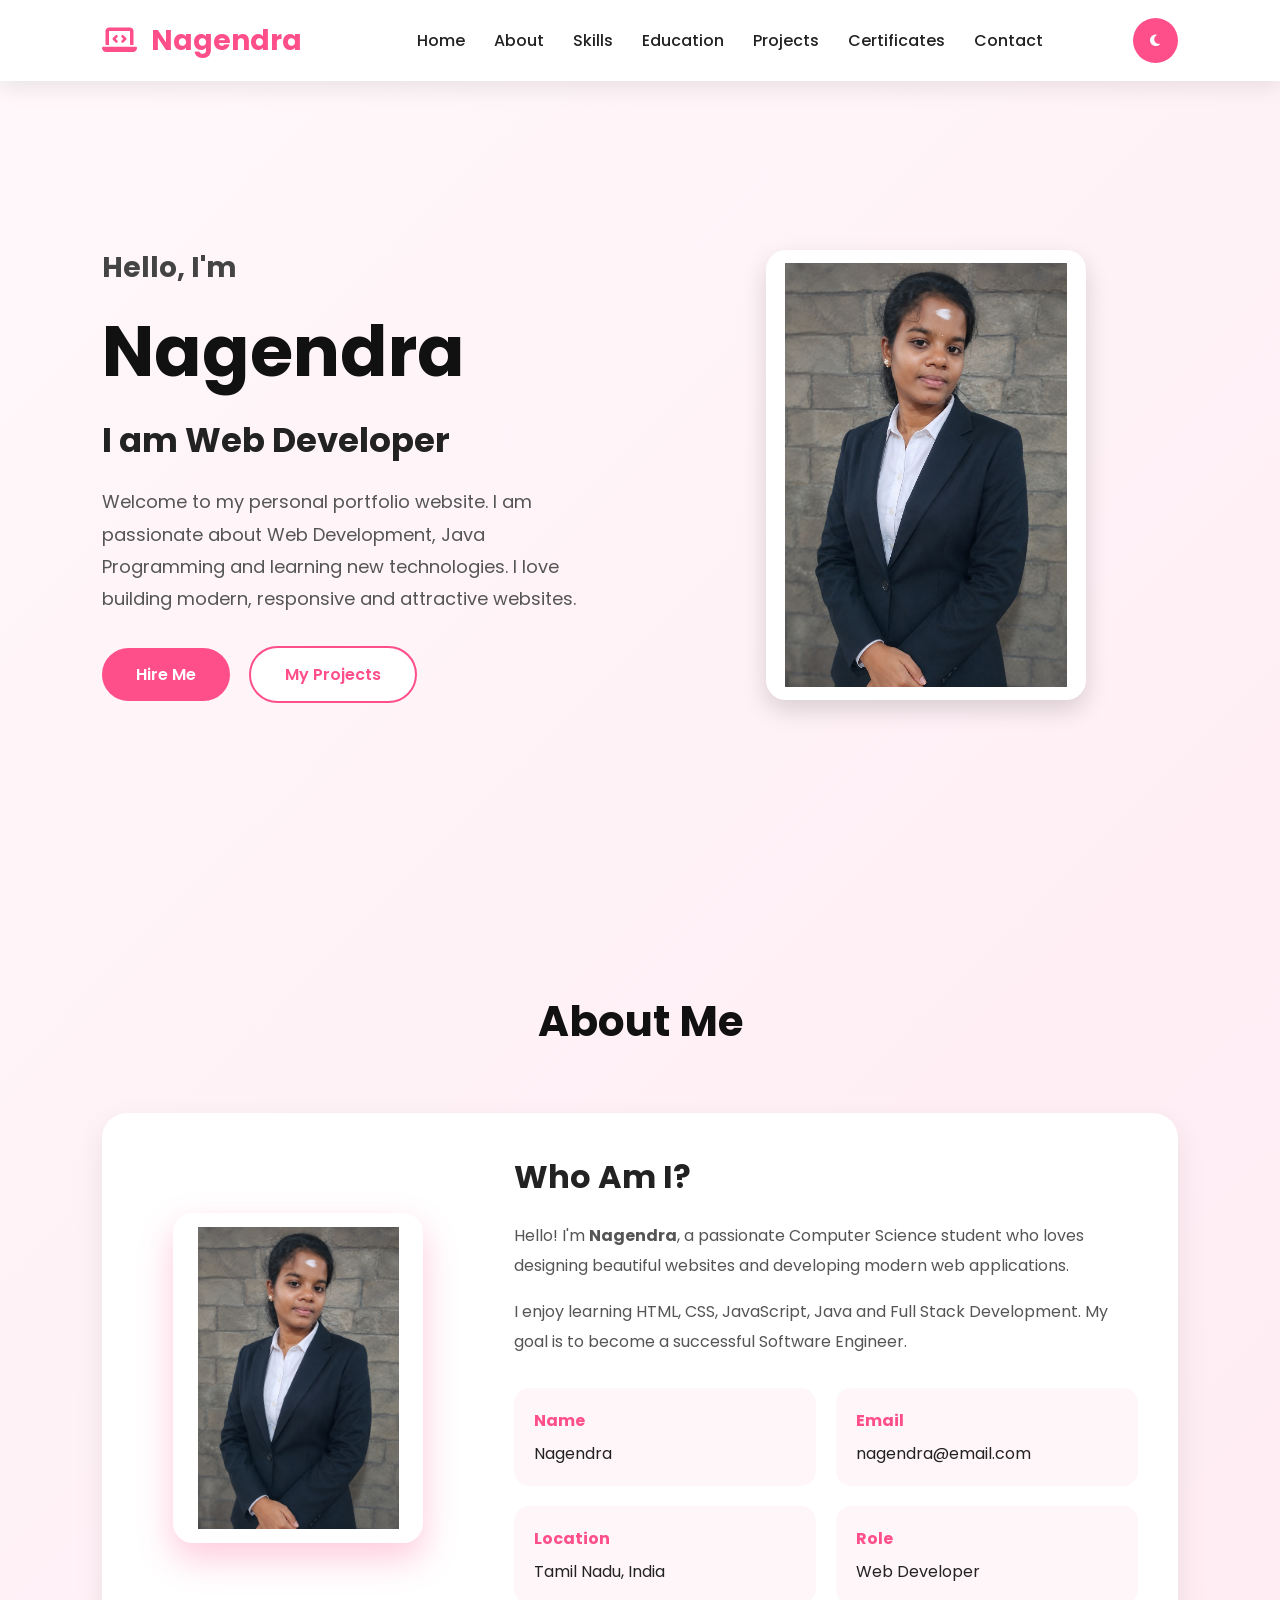
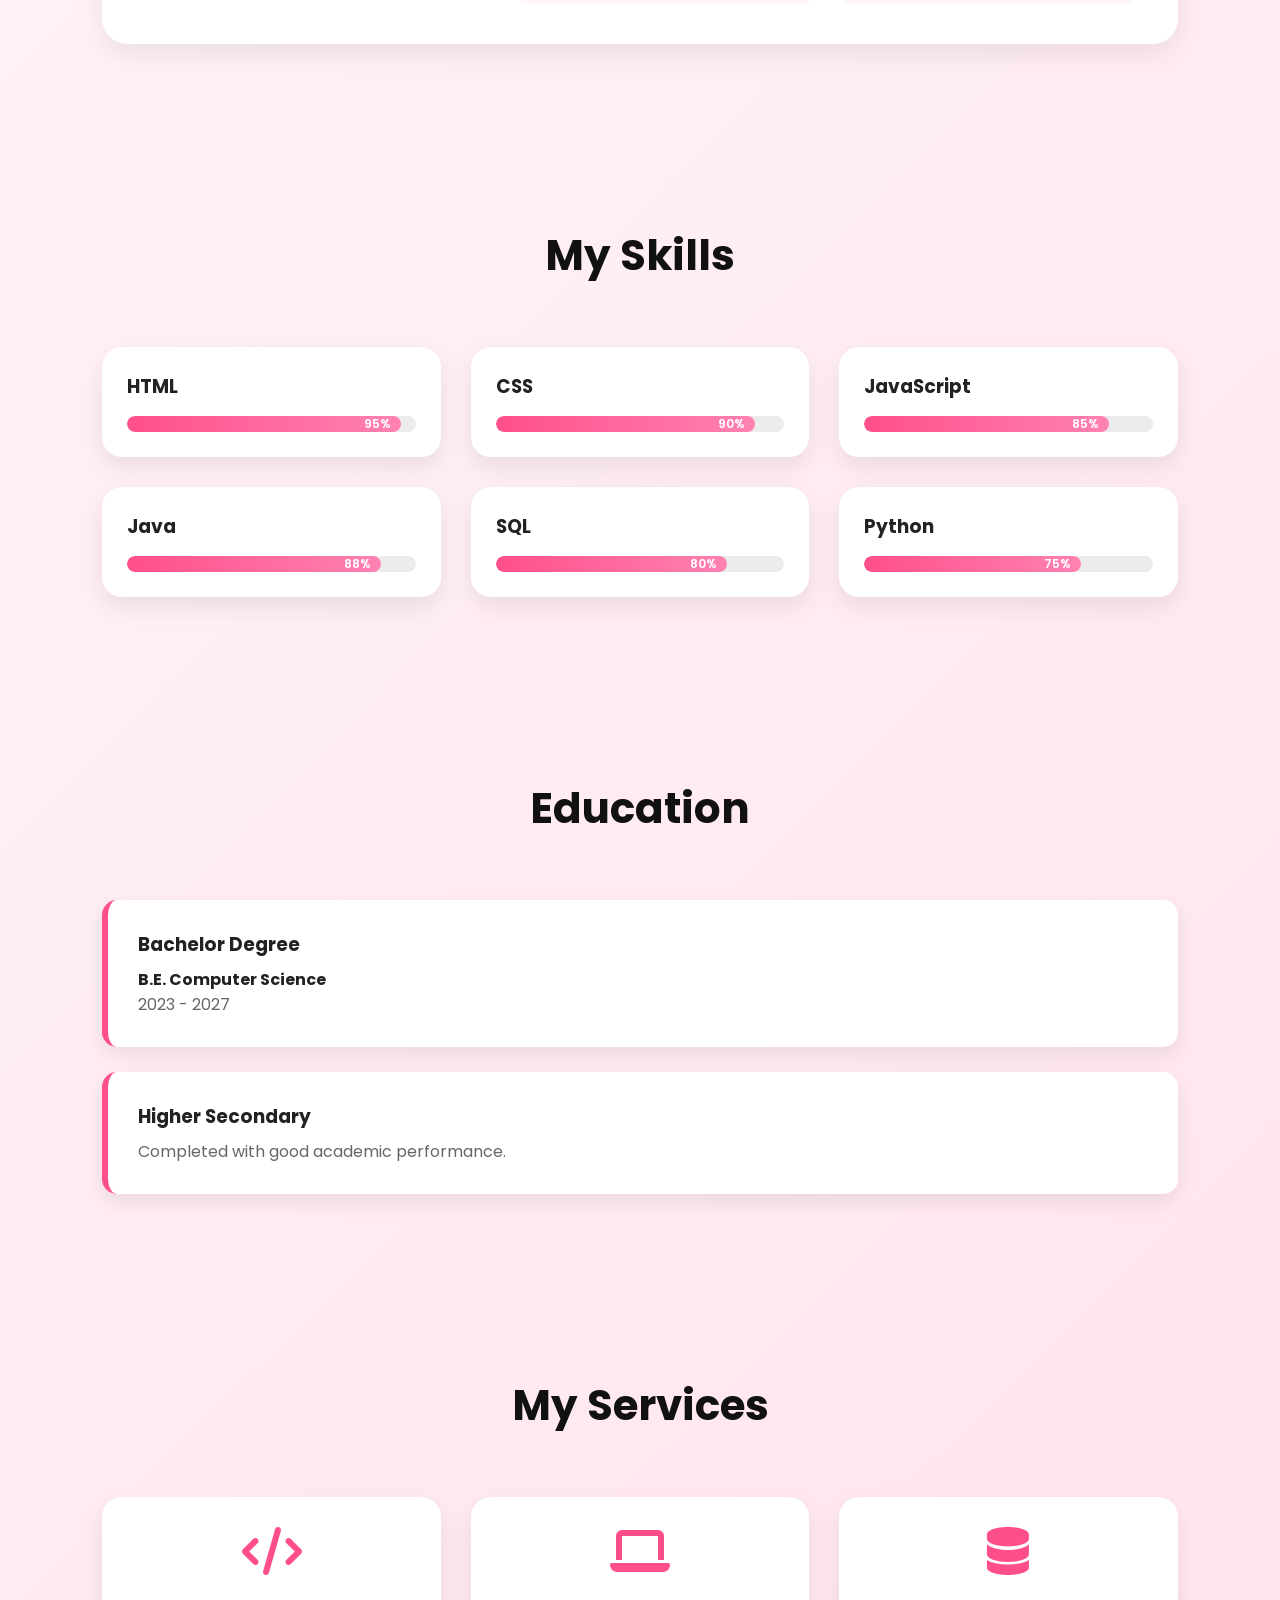
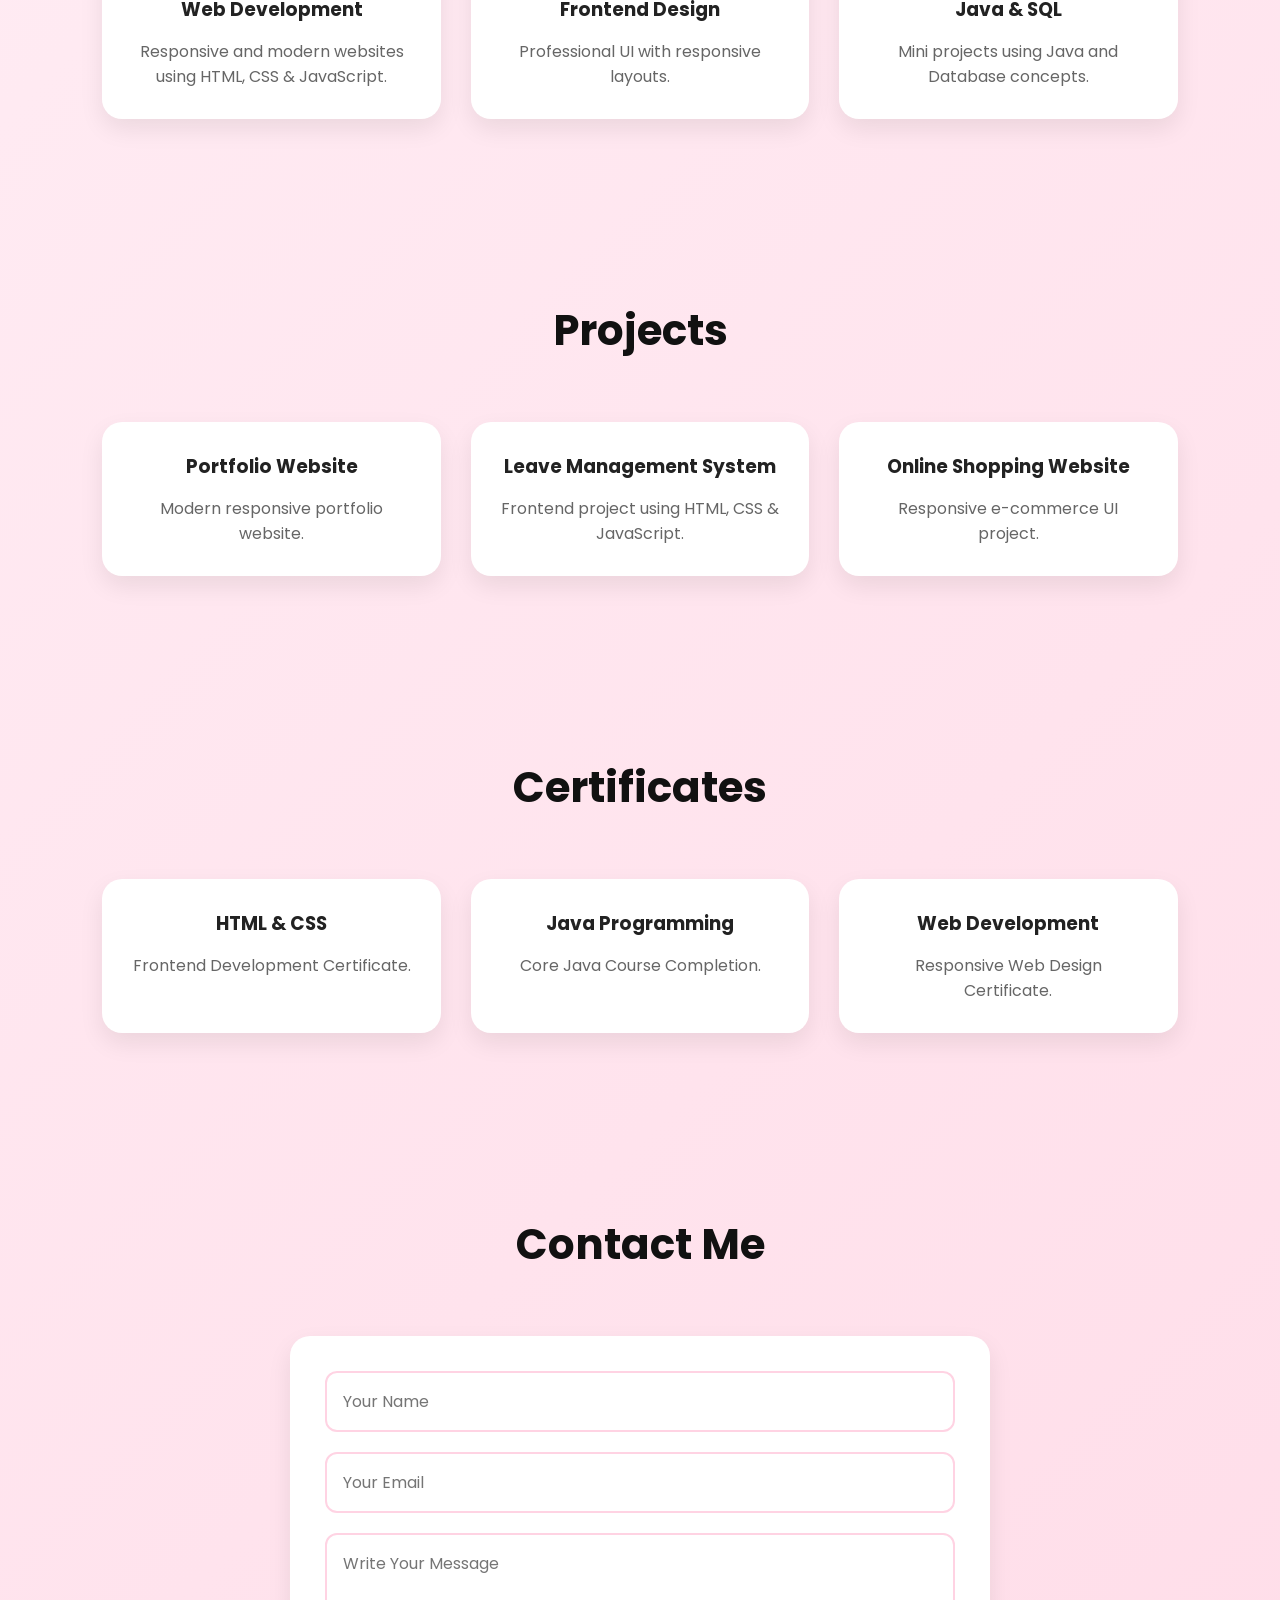
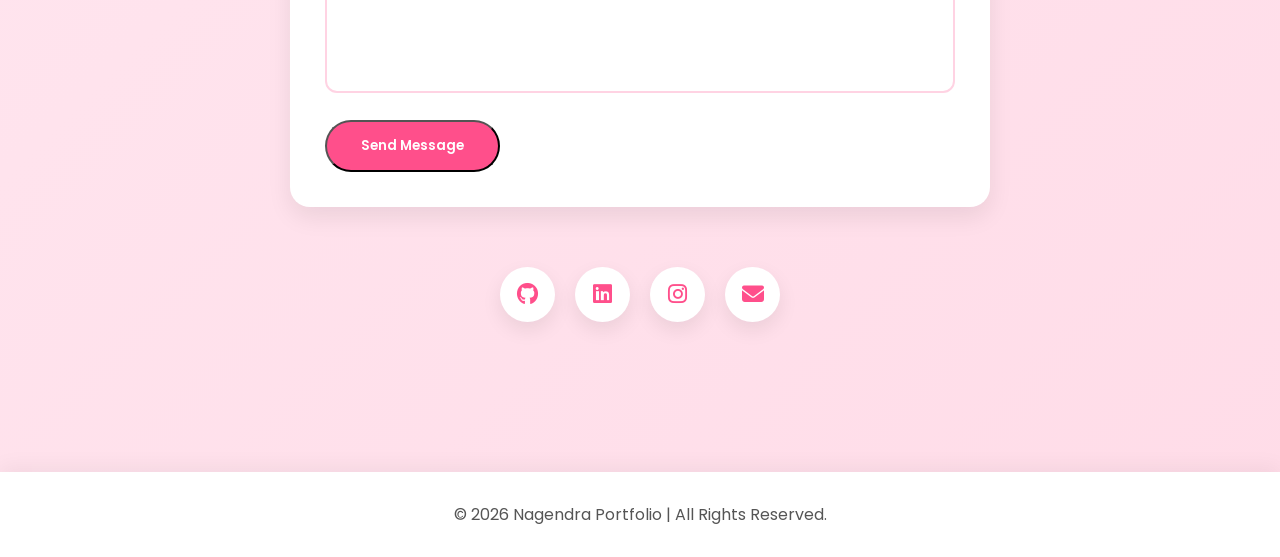
<file: EX1 FWD/index.html>
<!DOCTYPE html>
<html lang="en">

<head>
    <meta charset="UTF-8">
    <meta name="viewport" content="width=device-width, initial-scale=1.0">

    <title>Nagendra | Portfolio</title>

    <!-- Google Font -->
    <link rel="preconnect" href="https://fonts.googleapis.com">
    <link rel="preconnect" href="https://fonts.gstatic.com" crossorigin>

    <link href="https://fonts.googleapis.com/css2?family=Poppins:wght@300;400;500;600;700;800&display=swap"
        rel="stylesheet">

    <!-- Font Awesome -->
    <link rel="stylesheet"
        href="https://cdnjs.cloudflare.com/ajax/libs/font-awesome/6.7.2/css/all.min.css">

    <link rel="stylesheet" href="style.css">

</head>

<body>
<!-- Loading Screen -->

<div id="loader">

    <div class="spinner"></div>

    <h2>Loading Portfolio...</h2>

</div>
<header>

    <div class="logo">

        <i class="fa-solid fa-laptop-code"></i>

        <span>Nagendra</span>

    </div>

    <nav>

        <a href="#home">Home</a>

        <a href="#about">About</a>

        <a href="#skills">Skills</a>

        <a href="#education">Education</a>

        <a href="#projects">Projects</a>

        <a href="#certificates">Certificates</a>

        <a href="#contact">Contact</a>

    </nav>

    <button id="theme-btn">

        <i class="fa-solid fa-moon"></i>

    </button>

</header>

<!-- HERO -->

<section class="hero" id="home">

    <div class="hero-text">

        <h3>Hello, I'm</h3>

        <h1>Nagendra</h1>

        <h2>

            I am

            <span id="typing"></span>

        </h2>

        <p>

            Welcome to my personal portfolio website.

            I am passionate about Web Development,

            Java Programming and learning new technologies.

            I love building modern, responsive and attractive websites.

        </p>

        <div class="buttons">

            <a href="#contact" class="btn">

                Hire Me

            </a>

            <a href="#projects" class="btn2">

                My Projects

            </a>

        </div>

    </div>

    <div class="hero-image">

        <!-- Replace with your photo -->

<img src="./images/profile.png" alt="Nagendra">
    </div>

</section>
<!-- ================= ABOUT ================= -->

<section class="about" id="about">

    <h2 class="section-title">About Me</h2>

    <div class="about-container">

        <div class="about-image">

<img src="./images/profile.png" alt="Nagendra">
        </div>

        <div class="about-content">

            <h3>Who Am I?</h3>

            <p>

                Hello! I'm <b>Nagendra</b>, a passionate Computer Science student
                who loves designing beautiful websites and developing modern
                web applications.

            </p>

            <p>

                I enjoy learning HTML, CSS, JavaScript, Java and Full Stack
                Development. My goal is to become a successful Software Engineer.

            </p>

            <div class="about-details">

                <div>

                    <h4>Name</h4>

                    <span>Nagendra</span>

                </div>

                <div>

                    <h4>Email</h4>

                    <span>nagendra@email.com</span>

                </div>

                <div>

                    <h4>Location</h4>

                    <span>Tamil Nadu, India</span>

                </div>

                <div>

                    <h4>Role</h4>

                    <span>Web Developer</span>

                </div>

            </div>

        </div>

    </div>

</section>

<!-- ================= SKILLS ================= -->

<section id="skills">

    <h2 class="section-title">My Skills</h2>

    <div class="skills">

        <div class="skill">

            <h3>HTML</h3>

            <div class="progress">

                <span style="width:95%">95%</span>

            </div>

        </div>

        <div class="skill">

            <h3>CSS</h3>

            <div class="progress">

                <span style="width:90%">90%</span>

            </div>

        </div>

        <div class="skill">

            <h3>JavaScript</h3>

            <div class="progress">

                <span style="width:85%">85%</span>

            </div>

        </div>

        <div class="skill">

            <h3>Java</h3>

            <div class="progress">

                <span style="width:88%">88%</span>

            </div>

        </div>

        <div class="skill">

            <h3>SQL</h3>

            <div class="progress">

                <span style="width:80%">80%</span>

            </div>

        </div>

        <div class="skill">

            <h3>Python</h3>

            <div class="progress">

                <span style="width:75%">75%</span>

            </div>

        </div>

    </div>

</section>
<!-- ================= EDUCATION ================= -->

<section id="education">

    <h2 class="section-title">Education</h2>

    <div class="timeline">

        <div class="timeline-box">
            <h3>Bachelor Degree</h3>
            <h4>B.E. Computer Science</h4>
            <p>2023 - 2027</p>
        </div>

        <div class="timeline-box">
            <h3>Higher Secondary</h3>
            <p>Completed with good academic performance.</p>
        </div>

    </div>

</section>

<!-- ================= SERVICES ================= -->

<section id="services">

    <h2 class="section-title">My Services</h2>

    <div class="project-container">

        <div class="project-card">
            <i class="fa-solid fa-code fa-3x"></i>
            <h3>Web Development</h3>
            <p>Responsive and modern websites using HTML, CSS & JavaScript.</p>
        </div>

        <div class="project-card">
            <i class="fa-solid fa-laptop fa-3x"></i>
            <h3>Frontend Design</h3>
            <p>Professional UI with responsive layouts.</p>
        </div>

        <div class="project-card">
            <i class="fa-solid fa-database fa-3x"></i>
            <h3>Java & SQL</h3>
            <p>Mini projects using Java and Database concepts.</p>
        </div>

    </div>

</section>

<!-- ================= PROJECTS ================= -->

<section id="projects">

    <h2 class="section-title">Projects</h2>

    <div class="project-container">

        <div class="project-card">
            <h3>Portfolio Website</h3>
            <p>Modern responsive portfolio website.</p>
        </div>

        <div class="project-card">
            <h3>Leave Management System</h3>
            <p>Frontend project using HTML, CSS & JavaScript.</p>
        </div>

        <div class="project-card">
            <h3>Online Shopping Website</h3>
            <p>Responsive e-commerce UI project.</p>
        </div>

    </div>

</section>

<!-- ================= CERTIFICATES ================= -->

<section id="certificates">

    <h2 class="section-title">Certificates</h2>

    <div class="project-container">

        <div class="project-card">
            <h3>HTML & CSS</h3>
            <p>Frontend Development Certificate.</p>
        </div>

        <div class="project-card">
            <h3>Java Programming</h3>
            <p>Core Java Course Completion.</p>
        </div>

        <div class="project-card">
            <h3>Web Development</h3>
            <p>Responsive Web Design Certificate.</p>
        </div>

    </div>

</section>

<!-- ================= CONTACT ================= -->

<section id="contact">

    <h2 class="section-title">Contact Me</h2>

    <form>

        <input type="text" placeholder="Your Name">

        <input type="email" placeholder="Your Email">

        <textarea placeholder="Write Your Message"></textarea>

        <button class="btn" type="submit">
            Send Message
        </button>

    </form>

    <br>

    <div class="social-icons">

        <a href="#"><i class="fab fa-github"></i></a>

        <a href="#"><i class="fab fa-linkedin"></i></a>

        <a href="#"><i class="fab fa-instagram"></i></a>

        <a href="#"><i class="fas fa-envelope"></i></a>

    </div>

</section>

<!-- ================= FOOTER ================= -->

<footer>

    <p>© 2026 Nagendra Portfolio | All Rights Reserved.</p>

</footer>

<script src="script.js"></script>

</body>
</html>
</file>
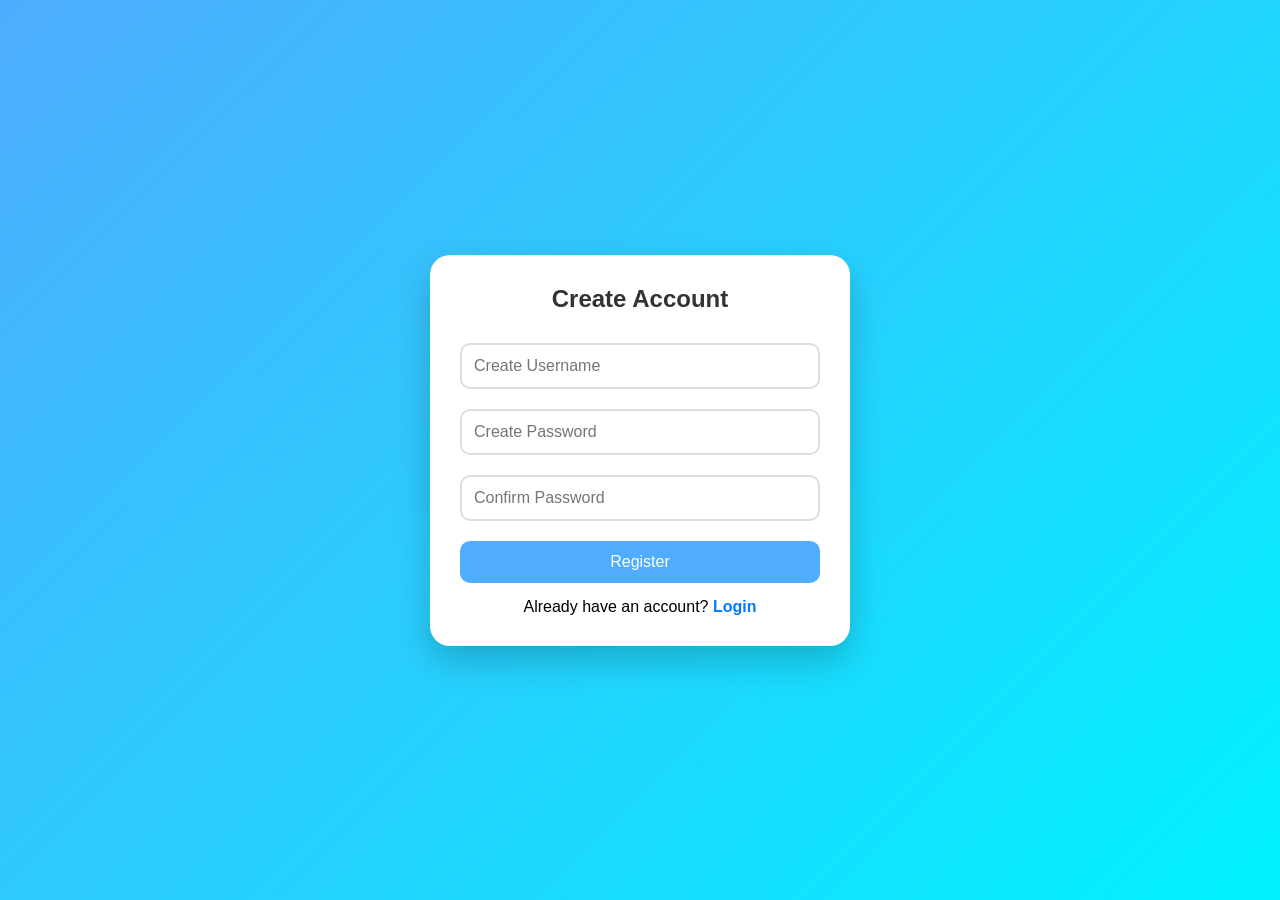
<file: EX2 FWD/index.html>
<!DOCTYPE html>
<html lang="en">
<head>
    <meta charset="UTF-8">
    <meta name="viewport" content="width=device-width, initial-scale=1.0">
    <title>To-Do List Management</title>
    <link rel="stylesheet" href="style.css">
</head>
<body>

<!-- Register Page -->
<div class="login-box" id="registerPage">

    <h2>Create Account</h2>

    <input type="text" id="regUser" placeholder="Create Username">

    <input type="password" id="regPass" placeholder="Create Password">

    <input type="password" id="regConfirm" placeholder="Confirm Password">

    <button onclick="register()">Register</button>

    <p class="link">
        Already have an account?
        <a href="#" onclick="showLogin()">Login</a>
    </p>

</div>

<!-- Login Page -->

<div class="login-box" id="loginPage">

    <h2>Login</h2>

    <input type="text" id="username" placeholder="Username">

    <input type="password" id="password" placeholder="Password">

    <button onclick="login()">Login</button>

    <p class="link">
        New User?
        <a href="#" onclick="showRegister()">Create Account</a>
    </p>

</div>

<!-- Todo Page -->

<div class="todo-box" id="todoPage">

    <h2>📝 My To-Do List</h2>

    <input type="text" id="taskInput" placeholder="Enter Task">

    <button onclick="addTask()">Add Task</button>

    <h3>Total Tasks : <span id="count">0</span></h3>

    <ul id="taskList"></ul>

    <button class="logout-btn" onclick="logout()">Logout</button>

</div>

<script src="script.js"></script>

</body>
</html>
</file>
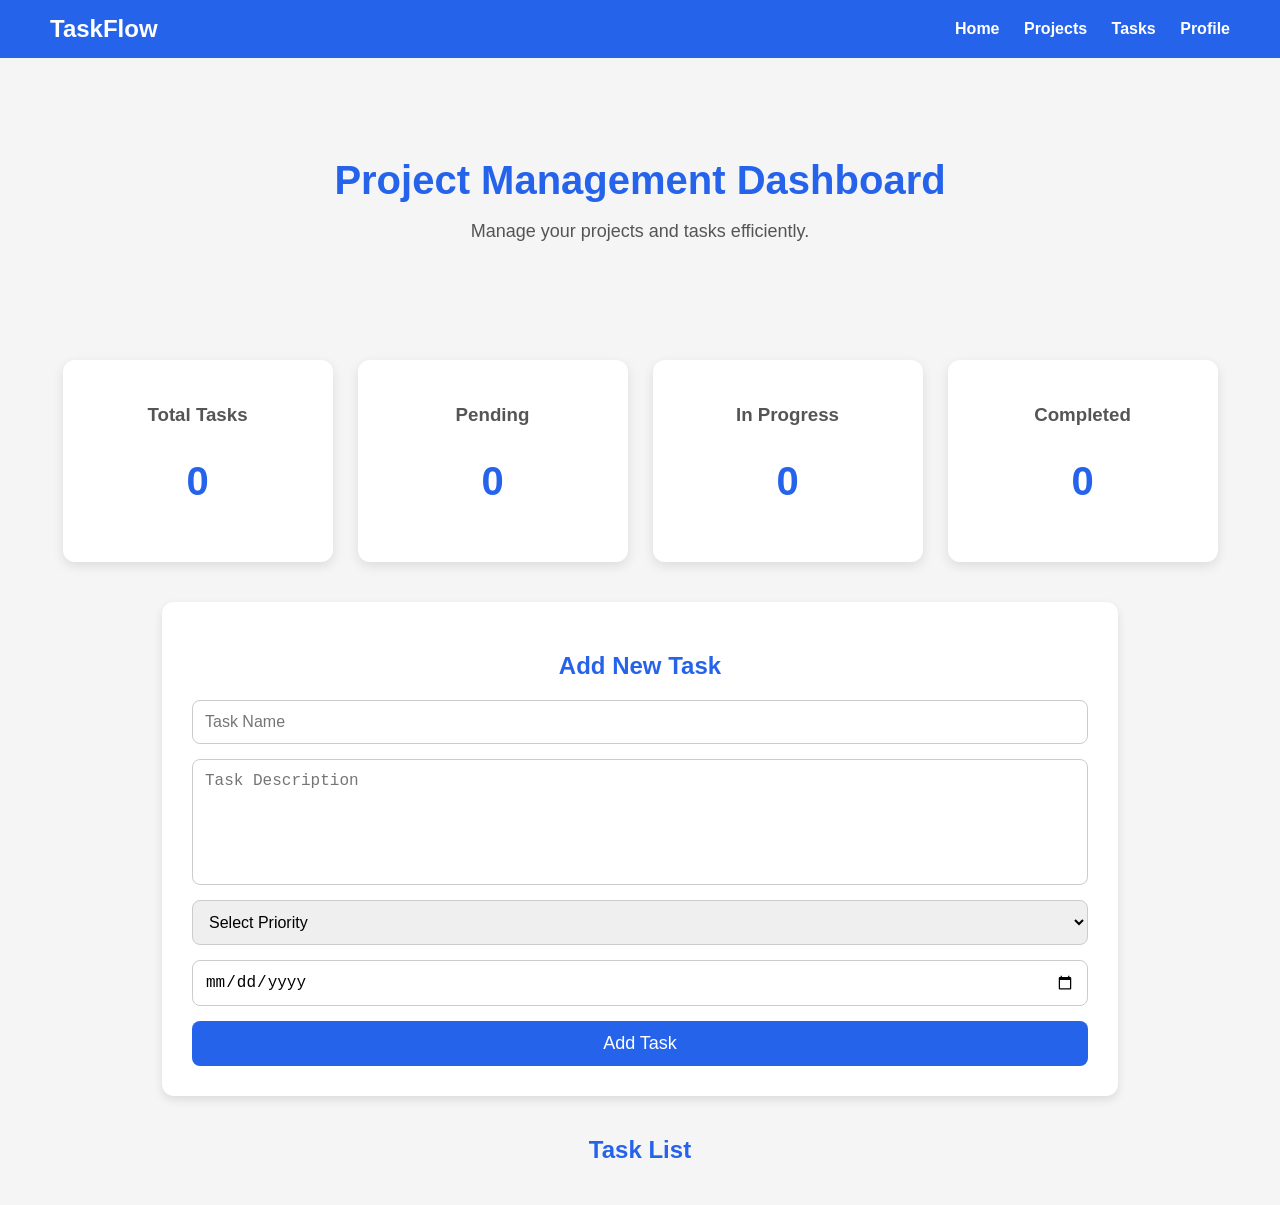
<file: EX7 FWD/index.html>
<!DOCTYPE html>
<html lang="en">
<head>
    <meta charset="UTF-8">
    <meta name="viewport" content="width=device-width, initial-scale=1.0">
    <title>Project Dashboard</title>

    <link rel="stylesheet" href="style.css">
</head>
<body>

<header>
    <div class="logo">
        <h2>TaskFlow</h2>
    </div>

    <nav>
        <a href="#">Home</a>
        <a href="#">Projects</a>
        <a href="#">Tasks</a>
        <a href="#">Profile</a>
    </nav>
</header>

<section class="hero">
    <h1>Project Management Dashboard</h1>
    <p>Manage your projects and tasks efficiently.</p>
</section>

<section class="dashboard">

    <div class="card">
        <h3>Total Tasks</h3>
        <h2 id="totalTasks">0</h2>
    </div>

    <div class="card">
        <h3>Pending</h3>
        <h2 id="pendingTasks">0</h2>
    </div>

    <div class="card">
        <h3>In Progress</h3>
        <h2 id="progressTasks">0</h2>
    </div>

    <div class="card">
        <h3>Completed</h3>
        <h2 id="completedTasks">0</h2>
    </div>

</section>

<section class="task-form">

    <h2>Add New Task</h2>

    <form id="taskForm">

        <input type="text" id="taskName" placeholder="Task Name" required>

        <textarea id="taskDesc" placeholder="Task Description" required></textarea>

        <select id="priority" required>
            <option value="">Select Priority</option>
            <option>High</option>
            <option>Medium</option>
            <option>Low</option>
        </select>

        <input type="date" id="dueDate" required>

        <button type="submit">Add Task</button>

    </form>

</section>

<section class="task-list">

    <h2>Task List</h2>

    <div id="tasks">

    </div>

</section>

<script src="script.js"></script>

</body>
</html>
</file>
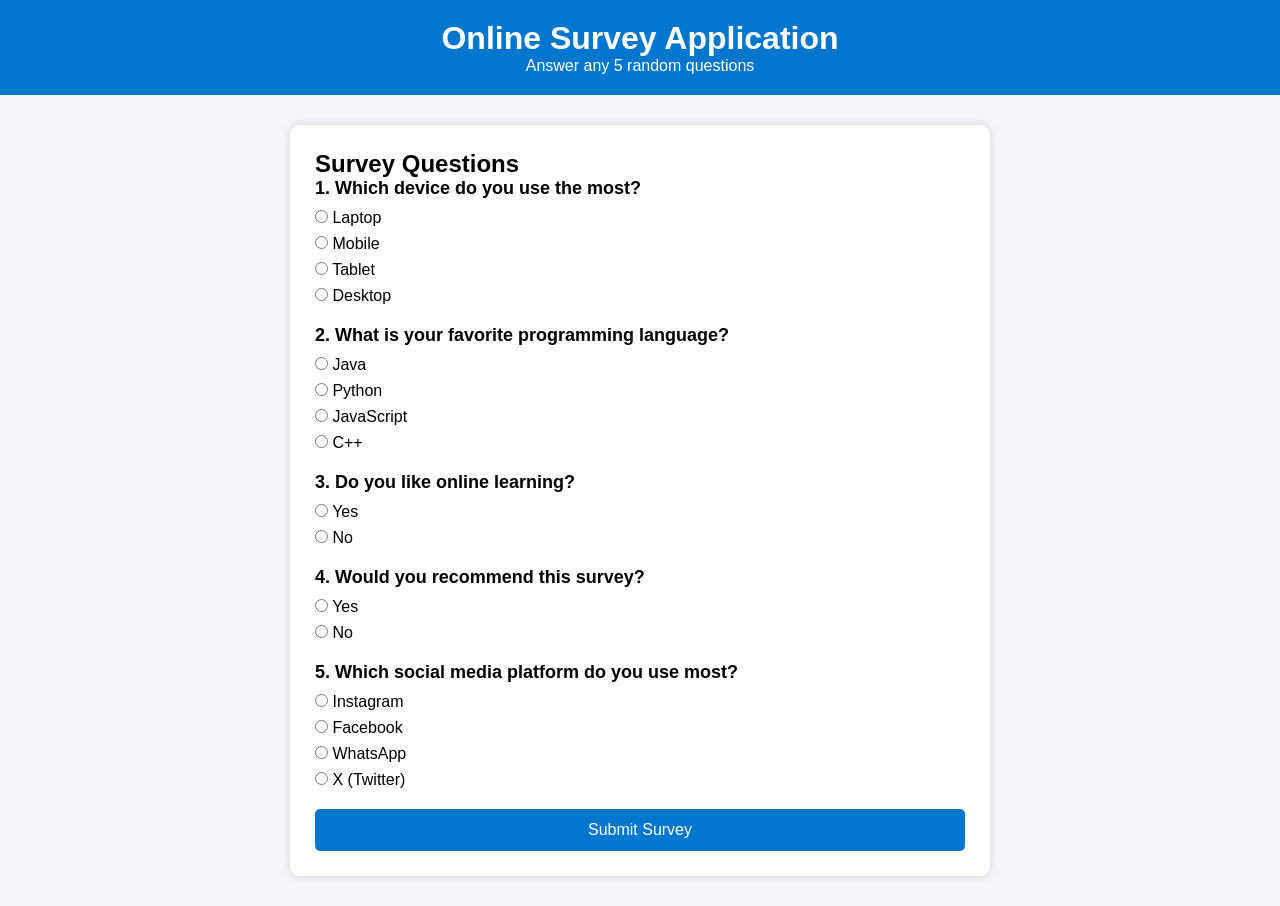
<file: EX8 FWD/index.html>
<!DOCTYPE html>
<html lang="en">
<head>
    <meta charset="UTF-8">
    <meta name="viewport" content="width=device-width, initial-scale=1.0">
    <title>Online Survey Application</title>

    <link rel="stylesheet" href="style.css">
</head>
<body>

<header>
    <h1>Online Survey Application</h1>
    <p>Answer any 5 random questions</p>
</header>

<div class="container">

    <div id="surveyBox">

        <h2>Survey Questions</h2>

        <form id="surveyForm">

            <div id="questionsContainer">

            </div>

            <button type="submit">
                Submit Survey
            </button>

        </form>

    </div>

    <div id="resultBox" style="display:none;">

        <h2>Thank You!</h2>

        <p>Your responses have been submitted successfully.</p>

        <div id="answers"></div>

        <button onclick="location.reload()">
            Take Survey Again
        </button>

    </div>

</div>

<script src="script.js"></script>

</body>
</html>
</file>
<file: EX1 FWD/style.css>
/* ===========================
   GOOGLE FONT
=========================== */

*{
    margin:0;
    padding:0;
    box-sizing:border-box;
    scroll-behavior:smooth;
    font-family:'Poppins',sans-serif;
}

body{

    background:linear-gradient(135deg,#fff8fb,#ffeaf2,#ffdce8);

    color:#222;

    overflow-x:hidden;

}

/* ===========================
   HEADER
=========================== */

header{

    position:fixed;

    top:0;

    left:0;

    width:100%;

    background:rgba(255,255,255,.95);

    backdrop-filter:blur(12px);

    display:flex;

    justify-content:space-between;

    align-items:center;

    padding:18px 8%;

    box-shadow:0 8px 20px rgba(0,0,0,.08);

    z-index:1000;

}

.logo{

    font-size:28px;

    font-weight:700;

    color:#ff4f8b;

}

.logo i{

    margin-right:8px;

}

nav a{

    text-decoration:none;

    color:#222;

    margin-left:25px;

    font-weight:500;

    transition:.3s;

}

nav a:hover{

    color:#ff4f8b;

}

#theme-btn{

    width:45px;

    height:45px;

    border:none;

    border-radius:50%;

    background:#ff4f8b;

    color:white;

    cursor:pointer;

    transition:.3s;

}

#theme-btn:hover{

    transform:rotate(180deg);

}

/* ===========================
   HERO
=========================== */

.hero{

    min-height:100vh;

    display:flex;

    justify-content:space-between;

    align-items:center;

    gap:70px;

    padding:130px 8% 80px;

}

.hero-text{

    flex:1;

}

.hero-text h3{

    font-size:28px;

    color:#444;

}

.hero-text h1{

    font-size:70px;

    color:#111;

    margin:10px 0;

}

.hero-text h2{

    font-size:34px;

    margin-bottom:20px;

}

.hero-text p{

    font-size:18px;

    line-height:1.8;

    color:#555;

}

.buttons{

    margin-top:30px;

}

.btn,.btn2{

    display:inline-block;

    padding:14px 34px;

    border-radius:40px;

    text-decoration:none;

    transition:.3s;

    font-weight:600;

    margin-right:15px;

}

.btn{

    background:#ff4f8b;

    color:white;

}

.btn:hover{

    transform:translateY(-4px);

    box-shadow:0 12px 25px rgba(255,79,139,.35);

}

.btn2{

    background:white;

    color:#ff4f8b;

    border:2px solid #ff4f8b;

}

.btn2:hover{

    background:#ff4f8b;

    color:white;

}

.hero-image{

    flex:1;

    display:flex;

    justify-content:center;

}

.hero-image img{
    width:320px;
    height:420px;
    object-fit:contain;
    background:#fff;
    padding:10px;
    border-radius:20px;
    border:5px solid #fff;
    box-shadow:0 15px 35px rgba(0,0,0,.15);
    transition:.4s ease;
}

.hero-image img:hover{
    transform:scale(1.03);
}

.hero-image img:hover{

    transform:scale(1.05);

}
/* ===========================
   SECTION TITLE
=========================== */

section{
    padding:90px 8%;
}

.section-title{

    text-align:center;

    font-size:42px;

    color:#111;

    margin-bottom:60px;

    font-weight:700;

}

/* ===========================
   ABOUT
=========================== */

.about-container{

    display:flex;

    justify-content:space-between;

    align-items:center;

    gap:60px;

    background:#fff;

    padding:40px;

    border-radius:25px;

    box-shadow:0 10px 30px rgba(0,0,0,.08);

}

.about-image{

    flex:1;

    display:flex;

    justify-content:center;

}

.about-image img{

    width:280px;

    height:280px;

    object-fit:cover;

    border-radius:50%;

    border:6px solid #fff;

    box-shadow:0 15px 35px rgba(255,79,139,.30);

}

.about-content{

    flex:2;

}

.about-content h3{

    font-size:32px;

    margin-bottom:20px;

}

.about-content p{

    line-height:1.9;

    color:#555;

    margin-bottom:15px;

}

.about-details{

    display:grid;

    grid-template-columns:repeat(2,1fr);

    gap:20px;

    margin-top:30px;

}

.about-details div{

    background:#fff6fa;

    padding:20px;

    border-radius:15px;

}

.about-details h4{

    color:#ff4f8b;

    margin-bottom:8px;

}

/* ===========================
   SKILLS
=========================== */

.skills{

    display:grid;

    grid-template-columns:repeat(auto-fit,minmax(320px,1fr));

    gap:30px;

}

.skill{

    background:white;

    padding:25px;

    border-radius:20px;

    box-shadow:0 10px 25px rgba(0,0,0,.08);

}

.skill h3{

    margin-bottom:15px;

}

.progress{

    width:100%;

    height:16px;

    background:#ececec;

    border-radius:30px;

    overflow:hidden;

}

.progress span{

    display:flex;

    justify-content:flex-end;

    align-items:center;

    height:100%;

    background:linear-gradient(90deg,#ff4f8b,#ff82b2);

    color:white;

    font-size:12px;

    font-weight:600;

    padding-right:10px;

    border-radius:30px;

}

/* ===========================
   EDUCATION
=========================== */

.timeline{

    display:flex;

    flex-direction:column;

    gap:25px;

}

.timeline-box{

    background:white;

    padding:30px;

    border-left:6px solid #ff4f8b;

    border-radius:15px;

    box-shadow:0 8px 20px rgba(0,0,0,.08);

}

.timeline-box h3{

    margin-bottom:8px;

}

.timeline-box p{

    color:#666;

}

/* ===========================
   PROJECTS / SERVICES
=========================== */

.project-container{

    display:grid;

    grid-template-columns:repeat(auto-fit,minmax(280px,1fr));

    gap:30px;

}

.project-card{

    background:white;

    padding:30px;

    border-radius:20px;

    text-align:center;

    box-shadow:0 10px 25px rgba(0,0,0,.08);

    transition:.35s;

}

.project-card:hover{

    transform:translateY(-10px);

    box-shadow:0 18px 35px rgba(255,79,139,.25);

}

.project-card i{

    color:#ff4f8b;

    margin-bottom:20px;

}

.project-card h3{

    margin-bottom:15px;

}

.project-card p{

    color:#666;

}
/* ===========================
   CONTACT
=========================== */

form{

    max-width:700px;

    margin:auto;

    background:white;

    padding:35px;

    border-radius:20px;

    box-shadow:0 10px 25px rgba(0,0,0,.08);

}

form input,
form textarea{

    width:100%;

    padding:16px;

    margin-bottom:20px;

    border:2px solid #ffd3e3;

    border-radius:12px;

    outline:none;

    font-size:16px;

    transition:.3s;

}

form input:focus,
form textarea:focus{

    border-color:#ff4f8b;

}

form textarea{

    resize:none;

    height:160px;

}

/* ===========================
   SOCIAL ICONS
=========================== */

.social-icons{

    display:flex;

    justify-content:center;

    gap:20px;

    margin-top:35px;

}

.social-icons a{

    width:55px;

    height:55px;

    border-radius:50%;

    background:white;

    display:flex;

    align-items:center;

    justify-content:center;

    text-decoration:none;

    color:#ff4f8b;

    font-size:22px;

    box-shadow:0 8px 20px rgba(0,0,0,.08);

    transition:.3s;

}

.social-icons a:hover{

    background:#ff4f8b;

    color:white;

    transform:translateY(-8px);

}

/* ===========================
   FOOTER
=========================== */

footer{

    background:white;

    padding:30px;

    text-align:center;

    color:#555;

    margin-top:60px;

    box-shadow:0 -5px 20px rgba(0,0,0,.05);

}

/* ===========================
   DARK MODE
=========================== */

.dark{

    background:#111;

    color:white;

}

.dark header{

    background:#1a1a1a;

}

.dark .about-container,
.dark .skill,
.dark .timeline-box,
.dark .project-card,
.dark form,
.dark footer{

    background:#222;

    color:white;

}

.dark .project-card p,
.dark .timeline-box p,
.dark .about-content p{

    color:#ddd;

}

.dark nav a{

    color:white;

}

.dark .section-title{

    color:white;

}

/* ===========================
   ANIMATION
=========================== */

@keyframes fadeUp{

    from{

        opacity:0;

        transform:translateY(40px);

    }

    to{

        opacity:1;

        transform:translateY(0);

    }

}

.hero,
.about,
#skills,
#education,
#projects,
#certificates,
#contact{

    animation:fadeUp .8s ease;

}

/* ===========================
   RESPONSIVE
=========================== */

@media(max-width:992px){

.hero{

    flex-direction:column-reverse;

    text-align:center;

}

.hero-text{

    width:100%;

}

.about-container{

    flex-direction:column;

}

.about-details{

    grid-template-columns:1fr;

}

}

@media(max-width:768px){

header{

    flex-direction:column;

    gap:15px;

}

nav{

    display:flex;

    flex-wrap:wrap;

    justify-content:center;

    gap:15px;

}

nav a{

    margin:0;

}

.hero-text h1{

    font-size:48px;

}

.hero-text h2{

    font-size:26px;

}

.hero-image img{

    width:260px;

    height:260px;

}

.section-title{

    font-size:34px;

}

.project-container,
.skills{

    grid-template-columns:1fr;

}

}

/* ===========================
   SCROLLBAR
=========================== */

::-webkit-scrollbar{

    width:10px;

}

::-webkit-scrollbar-thumb{

    background:#ff4f8b;

    border-radius:10px;

}

::-webkit-scrollbar-track{

    background:#ffe8f1;

}
.hero-image img{
    width: 320px !important;
    height: auto !important;
    max-height: 450px !important;
    object-fit: contain !important;
    object-position: center !important;
    border-radius: 20px !important;
    background: white;
    padding: 8px;
    box-shadow: 0 10px 25px rgba(0,0,0,0.15);
}

.about-image img{
    width: 250px !important;
    height: auto !important;
    max-height: 330px !important;
    object-fit: contain !important;
    object-position: center !important;
    border-radius: 20px !important;
    background: white;
    padding: 8px;
}
/* ===========================
   LOADING SCREEN
=========================== */

#loader{

    position:fixed;

    top:0;

    left:0;

    width:100%;

    height:100%;

    background:linear-gradient(135deg,#fff8fb,#ffe4ef,#ffd6e8);

    display:flex;

    flex-direction:column;

    justify-content:center;

    align-items:center;

    z-index:99999;

    transition:opacity .6s ease, visibility .6s ease;

}

.spinner{

    width:70px;

    height:70px;

    border:8px solid #ffd6e8;

    border-top:8px solid #ff4f8b;

    border-radius:50%;

    animation:spin 1s linear infinite;

}

#loader h2{

    margin-top:20px;

    color:#ff4f8b;

    font-size:24px;

    font-weight:600;

}

@keyframes spin{

    100%{

        transform:rotate(360deg);

    }

}
</file>
<file: EX2 FWD/style.css>
*{
    margin:0;
    padding:0;
    box-sizing:border-box;
    font-family:Arial, Helvetica, sans-serif;
}

body{
    height:100vh;
    display:flex;
    justify-content:center;
    align-items:center;
    background:linear-gradient(135deg,#4facfe,#00f2fe);
}

.login-box,
.todo-box{
    width:420px;
    background:white;
    padding:30px;
    border-radius:20px;
    box-shadow:0 15px 35px rgba(0,0,0,0.2);
    text-align:center;
    transition:0.3s;
}

.login-box:hover,
.todo-box:hover{
    transform:scale(1.02);
}

#loginPage{
    display:none;
}

#todoPage{
    display:none;
}

h2{
    color:#333;
    margin-bottom:20px;
}

input{
    width:100%;
    padding:12px;
    margin:10px 0;
    border:2px solid #ddd;
    border-radius:10px;
    font-size:16px;
}

input:focus{
    outline:none;
    border-color:#4facfe;
}

button{
    width:100%;
    padding:12px;
    margin-top:10px;
    border:none;
    border-radius:10px;
    background:#4facfe;
    color:white;
    font-size:16px;
    cursor:pointer;
    transition:0.3s;
}

button:hover{
    background:#007bff;
}

.link{
    margin-top:15px;
}

.link a{
    text-decoration:none;
    color:#007bff;
    font-weight:bold;
}

.link a:hover{
    text-decoration:underline;
}

h3{
    margin-top:20px;
    color:#333;
}

ul{
    list-style:none;
    margin-top:20px;
    padding:0;
}

li{
    background:#f4f4f4;
    margin:10px 0;
    padding:12px;
    border-radius:10px;
    display:flex;
    justify-content:space-between;
    align-items:center;
}

li:hover{
    background:#dff6ff;
}

.delete-btn{
    width:80px;
    background:red;
    color:white;
    border:none;
    padding:8px;
    border-radius:6px;
    cursor:pointer;
}

.delete-btn:hover{
    background:darkred;
}

.logout-btn{
    margin-top:20px;
    background:#ff9800;
}

.logout-btn:hover{
    background:#e68900;
}
</file>
<file: EX7 FWD/style.css>
body{
    margin:0;
    font-family:Arial,sans-serif;
    background:#f5f5f5;
}

h1{
    text-align:center;
    color:#2563eb;
    margin-top:40px;
}
header{
    background:#2563eb;
    color:white;
    display:flex;
    justify-content:space-between;
    align-items:center;
    padding:15px 50px;
}

.logo h2{
    margin:0;
}

nav a{
    color:white;
    text-decoration:none;
    margin-left:20px;
    font-weight:bold;
}

nav a:hover{
    color:yellow;
}

.hero{
    text-align:center;
    padding:60px 20px;
}

.hero h1{
    color:#2563eb;
    font-size:40px;
    margin-bottom:10px;
}

.hero p{
    font-size:18px;
    color:#555;
}
.dashboard{
    display:flex;
    justify-content:center;
    gap:25px;
    flex-wrap:wrap;
    margin:40px;
}

.card{
    width:220px;
    background:white;
    border-radius:12px;
    padding:25px;
    text-align:center;
    box-shadow:0 4px 12px rgba(0,0,0,0.1);
    transition:0.3s;
}

.card:hover{
    transform:translateY(-8px);
}

.card h3{
    color:#555;
}

.card h2{
    color:#2563eb;
    font-size:40px;
}
.task-form{
    width:70%;
    margin:40px auto;
    background:#fff;
    padding:30px;
    border-radius:12px;
    box-shadow:0 4px 10px rgba(0,0,0,0.1);
}

.task-form h2{
    text-align:center;
    color:#2563eb;
    margin-bottom:20px;
}

.task-form form{
    display:flex;
    flex-direction:column;
    gap:15px;
}

.task-form input,
.task-form textarea,
.task-form select{
    padding:12px;
    border:1px solid #ccc;
    border-radius:8px;
    font-size:16px;
}

.task-form textarea{
    height:100px;
    resize:none;
}

.task-form button{
    background:#2563eb;
    color:white;
    border:none;
    padding:12px;
    border-radius:8px;
    font-size:18px;
    cursor:pointer;
}

.task-form button:hover{
    background:#1d4ed8;
}
.task-list{
    width:80%;
    margin:40px auto;
}

.task-list h2{
    text-align:center;
    color:#2563eb;
    margin-bottom:25px;
}

.task-card{
    background:#fff;
    padding:20px;
    border-radius:10px;
    box-shadow:0 4px 10px rgba(0,0,0,0.1);
    margin-bottom:20px;
}

.task-card h3{
    margin-bottom:10px;
}

.task-card p{
    color:#555;
}


r-radius:6px;
    cursor:pointer;
    background:#2563eb;
    color:white;
}

.task-card button:hover{
    background:#1d4ed8;
}
.status{
    display:inline-block;
    background:orange;
    color:white;
    padding:8px 15px;
    border-radius:20px;
    margin-bottom:15px;
}

.statusBtn,
.editBtn,
.deleteBtn{
    background:#2563eb;
    color:white;
    border:none;
    padding:10px 18px;
    border-radius:6px;
    cursor:pointer;
    margin-right:10px;
}

.statusBtn:hover,
.editBtn:hover,
.deleteBtn:hover{
    background:#1d4ed8;
}
</file>
<file: EX8 FWD/style.css>
*{
    margin:0;
    padding:0;
    box-sizing:border-box;
    font-family:Arial, Helvetica, sans-serif;
}

body{
    background:#f4f6f9;
}

header{
    background:#0077cc;
    color:white;
    text-align:center;
    padding:20px;
}

.container{
    width:90%;
    max-width:700px;
    margin:30px auto;
}

#surveyBox,
#resultBox{
    background:white;
    padding:25px;
    border-radius:10px;
    box-shadow:0 0 10px rgba(0,0,0,0.15);
}

.question{
    margin-bottom:20px;
}

.question p{
    font-size:18px;
    font-weight:bold;
    margin-bottom:10px;
}

label{
    display:block;
    margin:8px 0;
    cursor:pointer;
}

button{
    width:100%;
    padding:12px;
    border:none;
    border-radius:5px;
    background:#0077cc;
    color:white;
    font-size:16px;
    cursor:pointer;
}

button:hover{
    background:#005fa3;
}

#answers{
    margin-top:20px;
}

.answer-item{
    background:#eef5ff;
    padding:10px;
    border-radius:5px;
    margin-bottom:10px;
}
</file>
